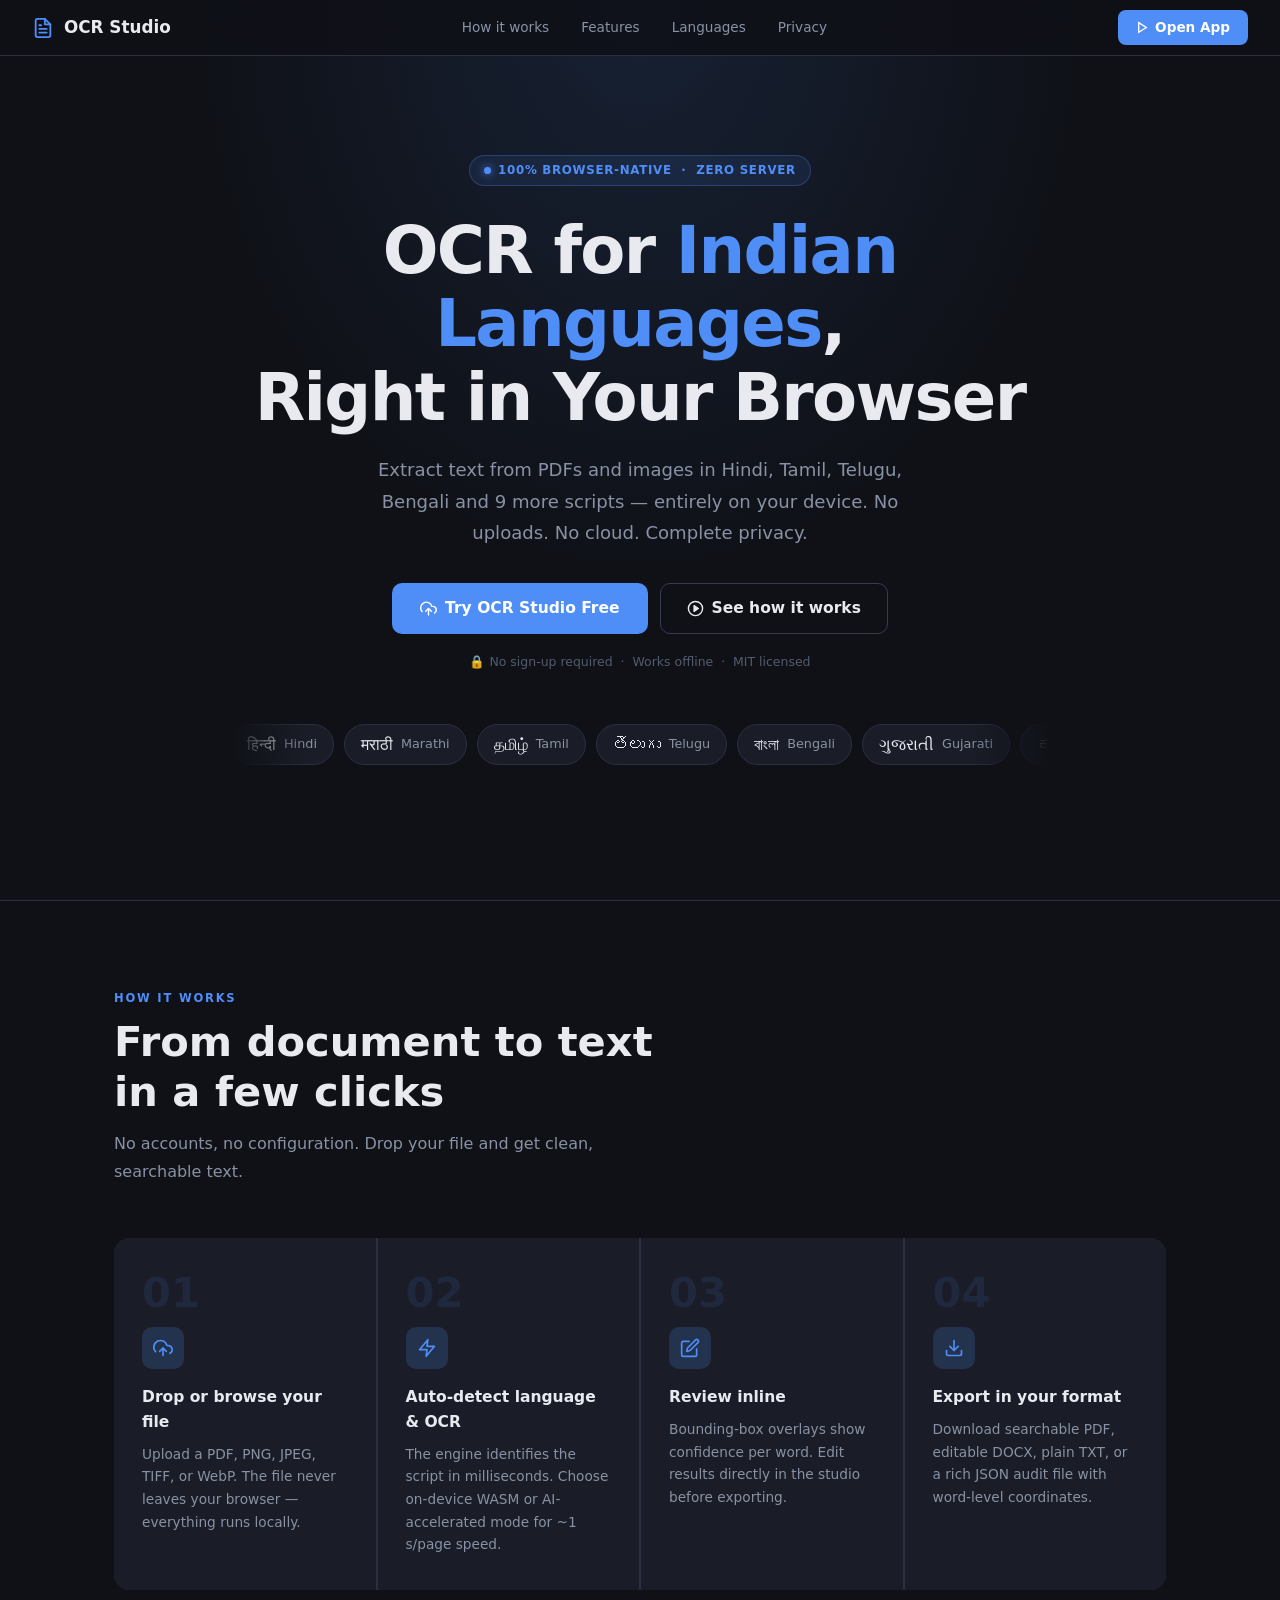
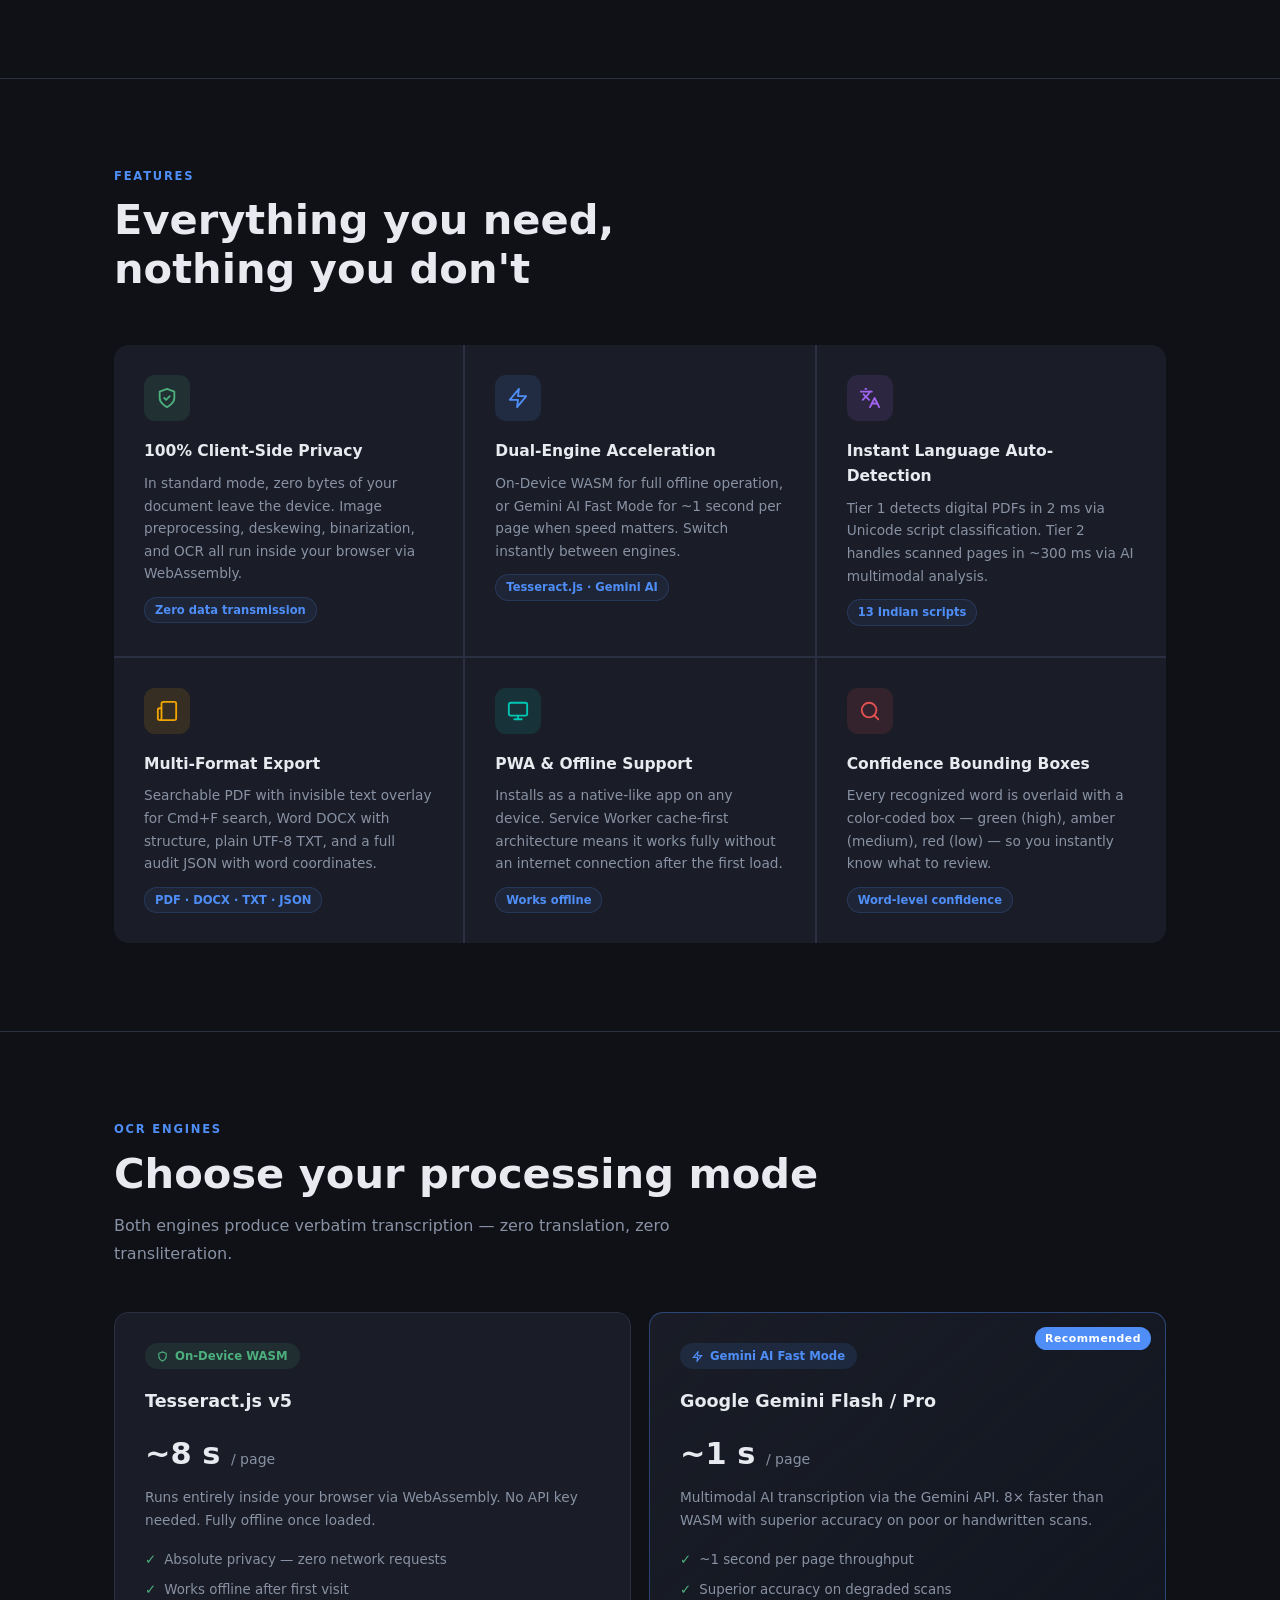
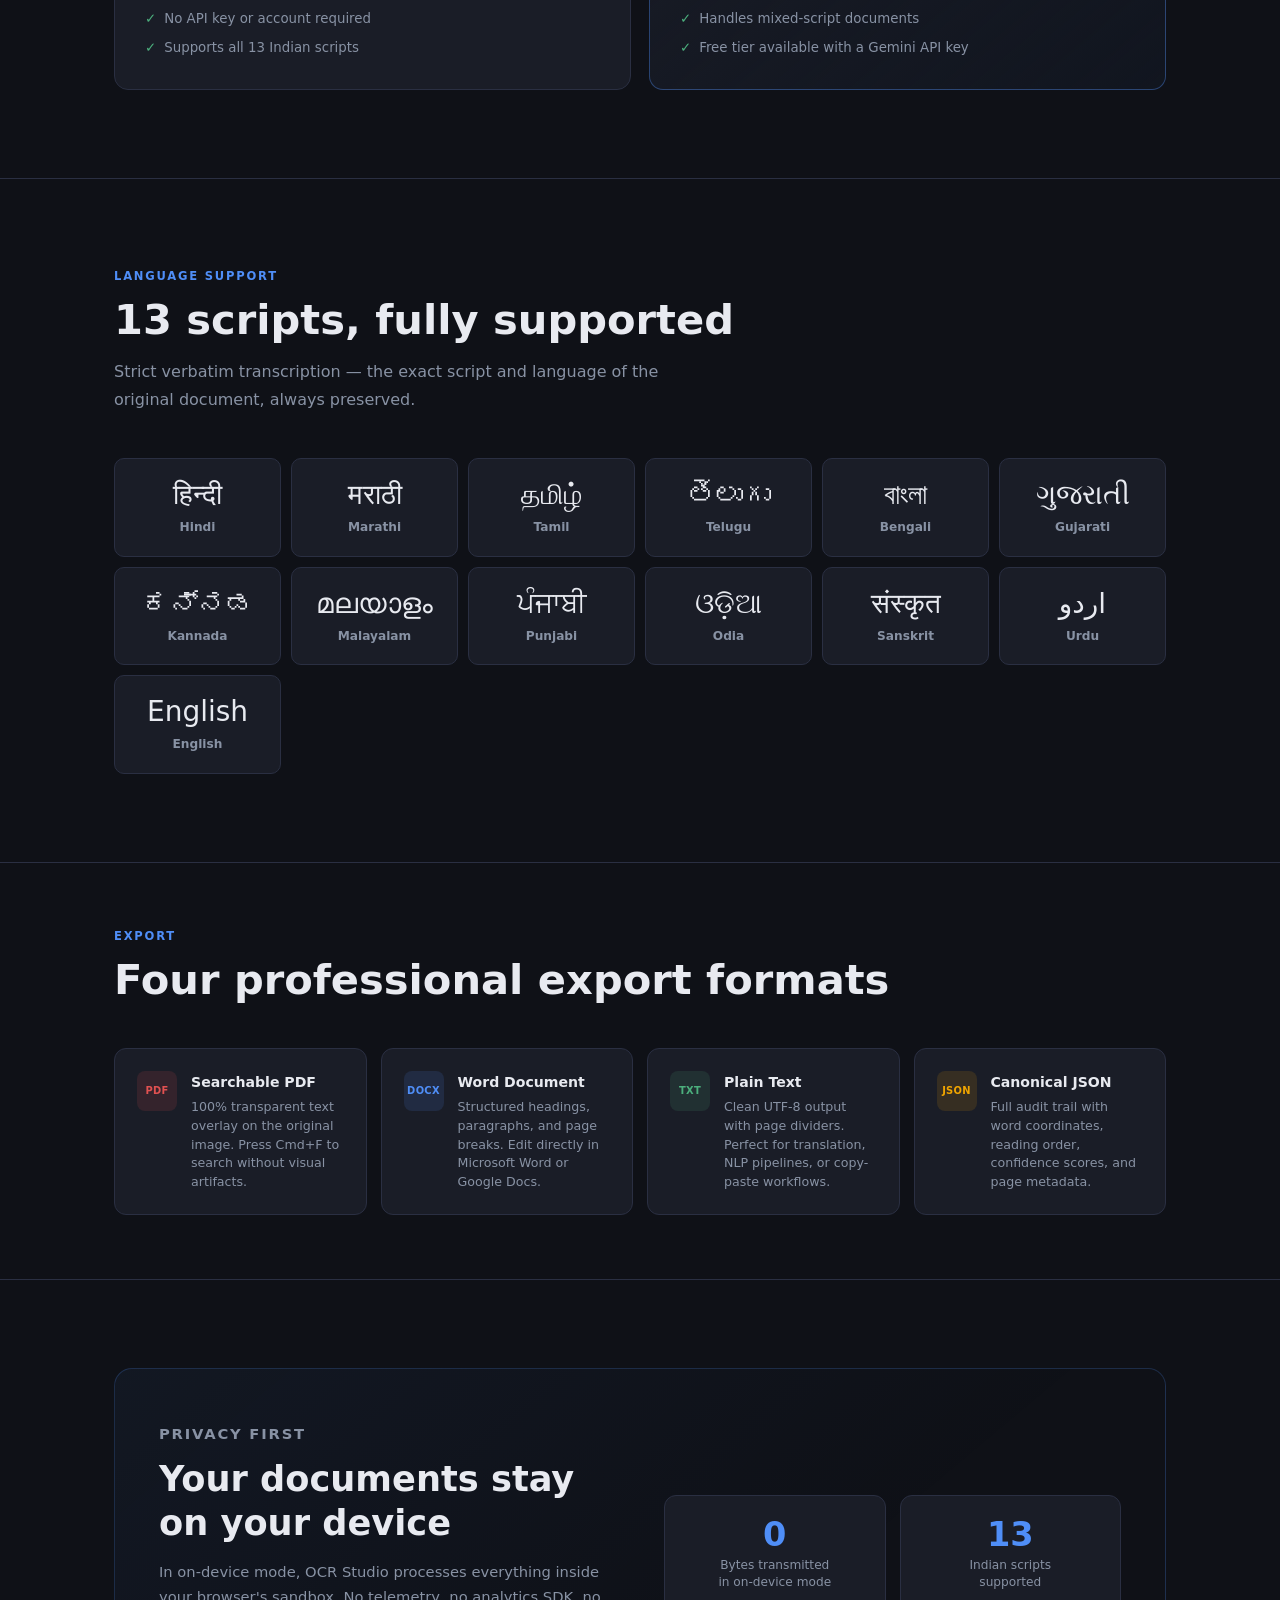
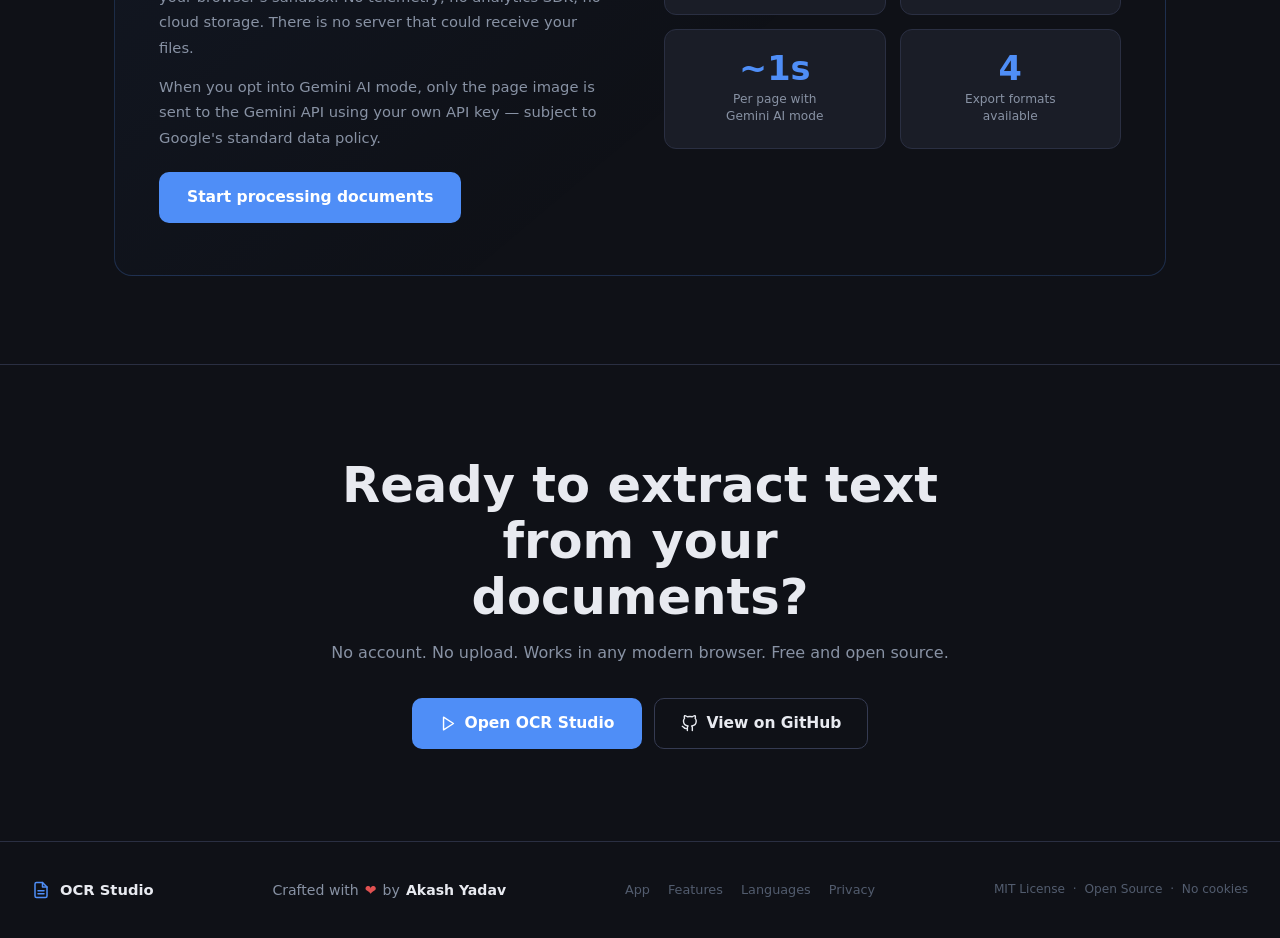
<file: landing.html>
<!DOCTYPE html>
<html lang="en-IN" dir="ltr">
<head>
  <meta charset="UTF-8">
  <meta name="viewport" content="width=device-width, initial-scale=1.0">
  <meta name="description" content="IndicOCR Studio — Zero-server, browser-native OCR for Indian regional languages. Process Hindi, Tamil, Telugu, Bengali & 9 more scripts entirely on-device, with full privacy.">
  <meta name="theme-color" content="#0f1117">
  <title>IndicOCR Studio — Browser-Native OCR for Indian Languages</title>
  <link rel="manifest" href="manifest.json">
  <link rel="icon" type="image/svg+xml" href="data:image/svg+xml,<svg xmlns='http://www.w3.org/2000/svg' viewBox='0 0 24 24' fill='%234f8ef7'><path d='M14 2H6a2 2 0 0 0-2 2v16a2 2 0 0 0 2 2h12a2 2 0 0 0 2-2V8z'/><polyline points='14 2 14 8 20 8'/></svg>">
  <style>
    :root {
      --bg-primary:   #0f1117;
      --bg-secondary: #1a1d27;
      --bg-tertiary:  #242836;
      --bg-hover:     #2d3245;
      --accent:       #4f8ef7;
      --accent-hover: #6ba3ff;
      --accent-glow:  rgba(79,142,247,0.18);
      --text-primary:   #e8eaf0;
      --text-secondary: #8892a4;
      --text-muted:     #525c6e;
      --border:       #2a2f42;
      --border-light: #353b52;
      --success: #4caf7d;
      --warning: #f0a500;
      --danger:  #e05151;
    }
    *, *::before, *::after { box-sizing: border-box; margin: 0; padding: 0; }
    html { font-size: 16px; scroll-behavior: smooth; }
    body {
      background: var(--bg-primary);
      color: var(--text-primary);
      font-family: 'Segoe UI', system-ui, -apple-system, sans-serif;
      line-height: 1.6;
      overflow-x: hidden;
    }
    a { color: var(--accent); text-decoration: none; }
    a:hover { color: var(--accent-hover); }
    ::-webkit-scrollbar { width: 6px; }
    ::-webkit-scrollbar-track { background: var(--bg-tertiary); }
    ::-webkit-scrollbar-thumb { background: var(--accent); border-radius: 3px; }
    * { scrollbar-width: thin; scrollbar-color: var(--accent) var(--bg-tertiary); }

    /* NAV */
    nav {
      position: fixed; top: 0; left: 0; right: 0; z-index: 100;
      display: flex; align-items: center; justify-content: space-between;
      padding: 0 32px; height: 56px;
      background: rgba(15,17,23,0.88);
      backdrop-filter: blur(16px); -webkit-backdrop-filter: blur(16px);
      border-bottom: 1px solid var(--border);
    }
    .nav-brand {
      display: flex; align-items: center; gap: 10px;
      font-weight: 700; font-size: 1.05rem; color: var(--text-primary);
    }
    .nav-brand svg { color: var(--accent); width: 22px; height: 22px; flex-shrink: 0; }
    .nav-links { display: flex; align-items: center; gap: 4px; }
    .nav-link {
      padding: 6px 14px; border-radius: 6px; font-size: 0.85rem;
      color: var(--text-secondary); transition: color 0.2s, background 0.2s;
    }
    .nav-link:hover { color: var(--text-primary); background: var(--bg-hover); }
    .btn-nav-cta {
      padding: 7px 18px; border-radius: 8px; background: var(--accent);
      color: #fff; font-size: 0.85rem; font-weight: 600;
      transition: background 0.2s, transform 0.15s;
      display: inline-flex; align-items: center; gap: 6px;
    }
    .btn-nav-cta:hover { background: var(--accent-hover); transform: translateY(-1px); color: #fff; }

    /* HERO */
    .hero {
      position: relative; min-height: 100vh;
      display: flex; flex-direction: column; align-items: center; justify-content: center;
      text-align: center; padding: 100px 24px 80px; overflow: hidden;
    }
    .hero-glow {
      position: absolute; top: 0; left: 50%; transform: translateX(-50%);
      width: 900px; height: 580px;
      background: radial-gradient(ellipse at top, rgba(79,142,247,0.13) 0%, transparent 70%);
      pointer-events: none;
    }
    .hero-badge {
      position: relative;
      display: inline-flex; align-items: center; gap: 7px;
      padding: 5px 14px; border-radius: 100px;
      background: rgba(79,142,247,0.10); border: 1px solid rgba(79,142,247,0.28);
      font-size: 0.74rem; font-weight: 700; color: var(--accent);
      letter-spacing: 0.7px; margin-bottom: 28px; text-transform: uppercase;
    }
    .hero-badge-dot {
      width: 7px; height: 7px; border-radius: 50%;
      background: var(--accent); box-shadow: 0 0 8px var(--accent);
      animation: blink 2s ease-in-out infinite;
    }
    @keyframes blink { 0%,100%{opacity:1} 50%{opacity:0.3} }

    .hero-title {
      position: relative;
      font-size: clamp(2.3rem, 5.5vw, 4.1rem); font-weight: 800;
      line-height: 1.12; letter-spacing: -0.025em;
      max-width: 780px; margin-bottom: 20px;
    }
    .hero-title .accent { color: var(--accent); }
    .hero-subtitle {
      position: relative;
      font-size: clamp(0.97rem, 2vw, 1.13rem); color: var(--text-secondary);
      max-width: 550px; margin: 0 auto 34px; line-height: 1.75;
    }
    .hero-actions {
      position: relative;
      display: flex; align-items: center; gap: 12px; flex-wrap: wrap; justify-content: center;
    }
    .btn-primary-lg {
      display: inline-flex; align-items: center; gap: 8px;
      padding: 13px 28px; border-radius: 10px; background: var(--accent);
      color: #fff; font-size: 0.97rem; font-weight: 700;
      transition: background 0.2s, transform 0.15s, box-shadow 0.2s;
    }
    .btn-primary-lg:hover { background: var(--accent-hover); transform: translateY(-2px); box-shadow: 0 8px 28px rgba(79,142,247,0.3); color:#fff; }
    .btn-secondary-lg {
      display: inline-flex; align-items: center; gap: 8px;
      padding: 12px 26px; border-radius: 10px; background: transparent;
      color: var(--text-primary); font-size: 0.97rem; font-weight: 600;
      border: 1px solid var(--border-light);
      transition: background 0.2s, border-color 0.2s, transform 0.15s;
    }
    .btn-secondary-lg:hover { background: var(--bg-hover); border-color: var(--accent); transform: translateY(-2px); color: var(--text-primary); }
    .hero-note { position: relative; margin-top: 18px; font-size: 0.78rem; color: var(--text-muted); }

    /* MARQUEE */
    .script-marquee-wrap {
      position: relative; width: 100%; max-width: 820px; margin: 52px auto 0; overflow: hidden;
    }
    .script-marquee-wrap::before, .script-marquee-wrap::after {
      content: ''; position: absolute; top: 0; bottom: 0; width: 80px; z-index: 2; pointer-events: none;
    }
    .script-marquee-wrap::before { left: 0;  background: linear-gradient(to right, var(--bg-primary), transparent); }
    .script-marquee-wrap::after  { right: 0; background: linear-gradient(to left,  var(--bg-primary), transparent); }
    .script-marquee {
      display: flex; gap: 10px; width: max-content;
      animation: marquee 24s linear infinite;
    }
    .script-marquee:hover { animation-play-state: paused; }
    @keyframes marquee { from{transform:translateX(0)} to{transform:translateX(-50%)} }
    .script-pill {
      display: inline-flex; align-items: center; gap: 8px; padding: 7px 16px;
      border-radius: 100px; background: var(--bg-secondary); border: 1px solid var(--border);
      font-size: 0.8rem; color: var(--text-secondary); white-space: nowrap;
    }
    .script-pill .native { font-size: 1rem; color: var(--text-primary); }

    /* SECTION */
    .section { padding: 88px 24px; max-width: 1100px; margin: 0 auto; }
    .section-label { font-size: 0.72rem; font-weight: 700; letter-spacing: 1.8px; text-transform: uppercase; color: var(--accent); margin-bottom: 10px; }
    .section-title { font-size: clamp(1.7rem, 3.5vw, 2.6rem); font-weight: 800; line-height: 1.18; margin-bottom: 14px; }
    .section-subtitle { font-size: 1rem; color: var(--text-secondary); max-width: 560px; line-height: 1.75; }
    .divider { height: 1px; background: var(--border); }

    /* STEPS */
    .steps {
      display: grid; grid-template-columns: repeat(auto-fit, minmax(220px, 1fr));
      gap: 2px; margin-top: 52px; background: var(--border); border-radius: 16px; overflow: hidden;
    }
    .step { background: var(--bg-secondary); padding: 34px 28px; transition: background 0.2s; }
    .step:hover { background: var(--bg-tertiary); }
    .step-number { font-size: 2.6rem; font-weight: 900; color: rgba(79,142,247,0.1); line-height: 1; margin-bottom: 14px; }
    .step-icon {
      width: 42px; height: 42px; border-radius: 10px; background: var(--accent-glow);
      display: flex; align-items: center; justify-content: center; margin-bottom: 16px; color: var(--accent);
    }
    .step-icon svg { width: 20px; height: 20px; }
    .step h3 { font-size: 0.97rem; font-weight: 700; margin-bottom: 8px; }
    .step p  { font-size: 0.855rem; color: var(--text-secondary); line-height: 1.65; }

    /* FEATURE GRID */
    .features-grid {
      display: grid; grid-template-columns: repeat(auto-fit, minmax(300px, 1fr));
      gap: 2px; margin-top: 52px; background: var(--border); border-radius: 16px; overflow: hidden;
    }
    .feature-card { background: var(--bg-secondary); padding: 30px; transition: background 0.2s; }
    .feature-card:hover { background: var(--bg-tertiary); }
    .feature-icon { width: 46px; height: 46px; border-radius: 11px; display: flex; align-items: center; justify-content: center; margin-bottom: 18px; }
    .feature-icon svg { width: 22px; height: 22px; }
    .icon-blue   { background: rgba(79,142,247,0.13); color: #4f8ef7; }
    .icon-green  { background: rgba(76,175,125,0.13); color: #4caf7d; }
    .icon-amber  { background: rgba(240,165,0,0.13);  color: #f0a500; }
    .icon-purple { background: rgba(160,100,240,0.13);color: #a064f0; }
    .icon-teal   { background: rgba(0,200,180,0.13);  color: #00c8b4; }
    .icon-red    { background: rgba(224,81,81,0.13);  color: #e05151; }
    .feature-card h3 { font-size: 0.97rem; font-weight: 700; margin-bottom: 8px; }
    .feature-card p  { font-size: 0.855rem; color: var(--text-secondary); line-height: 1.65; }
    .feature-tag {
      display: inline-block; margin-top: 12px; padding: 3px 10px; border-radius: 100px;
      font-size: 0.72rem; font-weight: 600;
      background: rgba(79,142,247,0.08); color: var(--accent); border: 1px solid rgba(79,142,247,0.18);
    }

    /* ENGINE COMPARISON */
    .engine-cards { display: grid; grid-template-columns: 1fr 1fr; gap: 18px; margin-top: 44px; }
    .engine-card {
      border-radius: 14px; border: 1px solid var(--border); padding: 30px;
      background: var(--bg-secondary); position: relative; overflow: hidden;
      transition: border-color 0.2s, transform 0.2s;
    }
    .engine-card:hover { border-color: var(--border-light); transform: translateY(-2px); }
    .engine-card.recommended {
      border-color: rgba(79,142,247,0.38);
      background: linear-gradient(140deg, var(--bg-secondary) 0%, rgba(79,142,247,0.04) 100%);
    }
    .rec-badge {
      position: absolute; top: 14px; right: 14px;
      font-size: 0.68rem; font-weight: 700; letter-spacing: 0.5px;
      padding: 3px 10px; border-radius: 100px; background: var(--accent); color: #fff;
    }
    .engine-badge {
      display: inline-flex; align-items: center; gap: 7px; padding: 4px 12px;
      border-radius: 100px; font-size: 0.73rem; font-weight: 700; margin-bottom: 18px;
    }
    .engine-badge.on-device { background: rgba(76,175,125,0.12); color: #4caf7d; }
    .engine-badge.ai        { background: rgba(79,142,247,0.12);  color: #4f8ef7; }
    .engine-card h3 { font-size: 1.1rem; font-weight: 700; margin-bottom: 6px; }
    .engine-speed { font-size: 1.9rem; font-weight: 800; color: var(--text-primary); margin: 14px 0 8px; }
    .engine-speed small { font-size: 0.88rem; font-weight: 500; color: var(--text-secondary); }
    .engine-card > p { font-size: 0.855rem; color: var(--text-secondary); line-height: 1.65; }
    .engine-pros { list-style: none; margin-top: 18px; display: flex; flex-direction: column; gap: 8px; }
    .engine-pros li { display: flex; align-items: flex-start; gap: 8px; font-size: 0.835rem; color: var(--text-secondary); }
    .engine-pros li::before { content: '✓'; color: var(--success); font-weight: 700; flex-shrink: 0; }

    /* LANG GRID */
    .lang-grid { display: grid; grid-template-columns: repeat(auto-fill, minmax(145px, 1fr)); gap: 10px; margin-top: 44px; }
    .lang-card {
      border-radius: 10px; border: 1px solid var(--border); background: var(--bg-secondary);
      padding: 18px 14px; text-align: center; transition: border-color 0.2s, background 0.2s, transform 0.2s;
    }
    .lang-card:hover { border-color: rgba(79,142,247,0.38); background: var(--bg-tertiary); transform: translateY(-3px); }
    .lang-native { font-size: 1.75rem; line-height: 1.25; margin-bottom: 6px; display: block; }
    .lang-name   { font-size: 0.76rem; font-weight: 600; color: var(--text-secondary); }

    /* EXPORT */
    .export-row { display: grid; grid-template-columns: repeat(auto-fit, minmax(200px, 1fr)); gap: 14px; margin-top: 44px; }
    .export-card {
      border-radius: 12px; border: 1px solid var(--border); background: var(--bg-secondary);
      padding: 22px; display: flex; align-items: flex-start; gap: 14px;
      transition: border-color 0.2s, transform 0.2s;
    }
    .export-card:hover { border-color: var(--border-light); transform: translateY(-2px); }
    .fmt-badge {
      flex-shrink: 0; width: 40px; height: 40px; border-radius: 8px;
      display: flex; align-items: center; justify-content: center;
      font-size: 0.62rem; font-weight: 800; letter-spacing: 0.3px;
    }
    .fmt-pdf  { background: rgba(224,81,81,0.13); color: #e05151; }
    .fmt-docx { background: rgba(79,142,247,0.13); color: #4f8ef7; }
    .fmt-txt  { background: rgba(76,175,125,0.13); color: #4caf7d; }
    .fmt-json { background: rgba(240,165,0,0.13);  color: #f0a500; }
    .export-info h4 { font-size: 0.88rem; font-weight: 700; margin-bottom: 4px; }
    .export-info p  { font-size: 0.79rem; color: var(--text-secondary); line-height: 1.5; }

    /* PRIVACY */
    .privacy-box {
      border-radius: 18px; border: 1px solid rgba(79,142,247,0.22);
      background: linear-gradient(140deg, rgba(79,142,247,0.055) 0%, transparent 60%);
      padding: 52px 44px; display: grid; grid-template-columns: 1fr 1fr;
      gap: 48px; align-items: center;
    }
    .privacy-box h2 { font-size: clamp(1.5rem, 3vw, 2.2rem); font-weight: 800; margin-bottom: 14px; line-height: 1.25; }
    .privacy-box p { color: var(--text-secondary); font-size: 0.92rem; line-height: 1.72; margin-bottom: 14px; }
    .privacy-stats { display: grid; grid-template-columns: 1fr 1fr; gap: 14px; }
    .privacy-stat { background: var(--bg-secondary); border-radius: 12px; border: 1px solid var(--border); padding: 22px 18px; text-align: center; }
    .stat-value { font-size: 2.1rem; font-weight: 900; color: var(--accent); line-height: 1; margin-bottom: 5px; }
    .stat-label { font-size: 0.76rem; color: var(--text-secondary); line-height: 1.45; }

    /* CTA */
    .cta-section { padding: 92px 24px; text-align: center; }
    .cta-inner { max-width: 620px; margin: 0 auto; }
    .cta-inner h2 { font-size: clamp(2rem, 4.5vw, 3.1rem); font-weight: 800; margin-bottom: 14px; line-height: 1.13; }
    .cta-inner > p { color: var(--text-secondary); font-size: 1rem; margin-bottom: 32px; line-height: 1.72; }

    /* FOOTER */
    footer { border-top: 1px solid var(--border); padding: 36px 32px; display: flex; align-items: center; justify-content: space-between; flex-wrap: wrap; gap: 16px; }
    .footer-brand { display: flex; align-items: center; gap: 10px; font-weight: 700; font-size: 0.92rem; color: var(--text-primary); }
    .footer-brand svg { color: var(--accent); width: 18px; height: 18px; flex-shrink: 0; }
    .footer-creator { font-size: 0.88rem; color: var(--text-secondary); display: flex; align-items: center; gap: 6px; }
    .footer-creator .author-name { color: var(--text-primary); font-weight: 600; }
    .footer-links { display: flex; gap: 18px; flex-wrap: wrap; }
    .footer-links a { font-size: 0.8rem; color: var(--text-muted); transition: color 0.2s; }
    .footer-links a:hover { color: var(--text-primary); }
    .footer-copy { font-size: 0.76rem; color: var(--text-muted); }

    /* ANIMATIONS */
    .fade-up { opacity: 0; transform: translateY(22px); transition: opacity 0.55s ease, transform 0.55s ease; }
    .fade-up.visible { opacity: 1; transform: translateY(0); }

    /* RESPONSIVE */
    @media (max-width: 768px) {
      html, body {
        overflow-x: hidden;
        max-width: 100vw;
      }
      nav { padding: 0 16px; height: 50px; }
      .nav-links { display: none; }
      .hero { padding: 40px 16px 32px; min-height: auto; }
      .hero-title { font-size: clamp(1.8rem, 7vw, 2.4rem); }
      .hero-sub { font-size: 0.92rem; margin-bottom: 24px; }
      .hero-actions { flex-direction: column; width: 100%; gap: 10px; }
      .btn-primary-lg, .btn-secondary-lg { width: 100%; justify-content: center; }
      .section-pad { padding: 44px 16px; }
      .section-title { font-size: 1.55rem; }
      .steps-grid { grid-template-columns: 1fr; }
      .features-grid { grid-template-columns: 1fr; }
      .engine-cards { grid-template-columns: 1fr; }
      .langs-grid { grid-template-columns: repeat(auto-fill, minmax(90px, 1fr)); gap: 6px; }
      .privacy-box { grid-template-columns: 1fr; padding: 24px 16px; gap: 20px; }
      .stats-grid { grid-template-columns: 1fr 1fr; gap: 8px; }
      .cta-section { padding: 44px 16px; }
      .cta-inner h2 { font-size: 1.55rem; }
      footer { flex-direction: column; align-items: center; text-align: center; gap: 12px; padding: 28px 16px; }
      .footer-brand, .footer-creator, .footer-links, .footer-copy { justify-content: center; text-align: center; }
    }
  </style>
</head>
<body>

<!-- NAV -->
<nav>
  <a href="landing.html" class="nav-brand">
    <svg viewBox="0 0 24 24" fill="none" stroke="currentColor" stroke-width="2" stroke-linecap="round" stroke-linejoin="round"><path d="M14 2H6a2 2 0 0 0-2 2v16a2 2 0 0 0 2 2h12a2 2 0 0 0 2-2V8z"/><polyline points="14 2 14 8 20 8"/><line x1="16" y1="13" x2="8" y2="13"/><line x1="16" y1="17" x2="8" y2="17"/><polyline points="10 9 9 9 8 9"/></svg>
    OCR Studio
  </a>
  <div class="nav-links">
    <a href="#how-it-works" class="nav-link">How it works</a>
    <a href="#features" class="nav-link">Features</a>
    <a href="#languages" class="nav-link">Languages</a>
    <a href="#privacy" class="nav-link">Privacy</a>
  </div>
  <a href="index.html" class="btn-nav-cta">
    <svg width="13" height="13" viewBox="0 0 24 24" fill="none" stroke="currentColor" stroke-width="2.5"><polygon points="5 3 19 12 5 21 5 3"/></svg>
    Open App
  </a>
</nav>

<!-- HERO -->
<section class="hero">
  <div class="hero-glow"></div>
  <div class="hero-badge"><div class="hero-badge-dot"></div>100% Browser-Native &nbsp;·&nbsp; Zero Server</div>
  <h1 class="hero-title">OCR for <span class="accent">Indian Languages</span>,<br>Right in Your Browser</h1>
  <p class="hero-subtitle">Extract text from PDFs and images in Hindi, Tamil, Telugu, Bengali and 9 more scripts — entirely on your device. No uploads. No cloud. Complete privacy.</p>
  <div class="hero-actions">
    <a href="index.html" class="btn-primary-lg">
      <svg width="17" height="17" viewBox="0 0 24 24" fill="none" stroke="currentColor" stroke-width="2" stroke-linecap="round" stroke-linejoin="round"><path d="M20.39 18.39A5 5 0 0 0 18 9h-1.26A8 8 0 1 0 3 16.3"/><polyline points="16 16 12 12 8 16"/><line x1="12" y1="12" x2="12" y2="21"/></svg>
      Try OCR Studio Free
    </a>
    <a href="#how-it-works" class="btn-secondary-lg">
      <svg width="17" height="17" viewBox="0 0 24 24" fill="none" stroke="currentColor" stroke-width="2" stroke-linecap="round" stroke-linejoin="round"><circle cx="12" cy="12" r="10"/><polygon points="10 8 16 12 10 16 10 8" fill="currentColor"/></svg>
      See how it works
    </a>
  </div>
  <p class="hero-note">&#x1F512; No sign-up required &nbsp;·&nbsp; Works offline &nbsp;·&nbsp; MIT licensed</p>
  <div class="script-marquee-wrap">
    <div class="script-marquee">
      <div class="script-pill"><span class="native">हिन्दी</span> Hindi</div>
      <div class="script-pill"><span class="native">मराठी</span> Marathi</div>
      <div class="script-pill"><span class="native">தமிழ்</span> Tamil</div>
      <div class="script-pill"><span class="native">తెలుగు</span> Telugu</div>
      <div class="script-pill"><span class="native">বাংলা</span> Bengali</div>
      <div class="script-pill"><span class="native">ગુજરાતી</span> Gujarati</div>
      <div class="script-pill"><span class="native">ಕನ್ನಡ</span> Kannada</div>
      <div class="script-pill"><span class="native">മലയാളം</span> Malayalam</div>
      <div class="script-pill"><span class="native">ਪੰਜਾਬੀ</span> Punjabi</div>
      <div class="script-pill"><span class="native">ଓଡ଼ିଆ</span> Odia</div>
      <div class="script-pill"><span class="native">संस्कृत</span> Sanskrit</div>
      <div class="script-pill"><span class="native">اردو</span> Urdu</div>
      <div class="script-pill"><span class="native">English</span> Latin</div>
      <div class="script-pill"><span class="native">हिन्दी</span> Hindi</div>
      <div class="script-pill"><span class="native">मराठी</span> Marathi</div>
      <div class="script-pill"><span class="native">தமிழ்</span> Tamil</div>
      <div class="script-pill"><span class="native">తెలుగు</span> Telugu</div>
      <div class="script-pill"><span class="native">বাংলা</span> Bengali</div>
      <div class="script-pill"><span class="native">ગુજરાતી</span> Gujarati</div>
      <div class="script-pill"><span class="native">ಕನ್ನಡ</span> Kannada</div>
      <div class="script-pill"><span class="native">മലയാളം</span> Malayalam</div>
      <div class="script-pill"><span class="native">ਪੰਜਾਬੀ</span> Punjabi</div>
      <div class="script-pill"><span class="native">ଓଡ଼ିଆ</span> Odia</div>
      <div class="script-pill"><span class="native">संस्कृत</span> Sanskrit</div>
      <div class="script-pill"><span class="native">اردو</span> Urdu</div>
      <div class="script-pill"><span class="native">English</span> Latin</div>
    </div>
  </div>
</section>

<div class="divider"></div>

<!-- HOW IT WORKS -->
<section id="how-it-works" class="section">
  <p class="section-label fade-up">How it works</p>
  <h2 class="section-title fade-up">From document to text<br>in a few clicks</h2>
  <p class="section-subtitle fade-up">No accounts, no configuration. Drop your file and get clean, searchable text.</p>
  <div class="steps">
    <div class="step fade-up">
      <div class="step-number">01</div>
      <div class="step-icon"><svg viewBox="0 0 24 24" fill="none" stroke="currentColor" stroke-width="2" stroke-linecap="round" stroke-linejoin="round"><path d="M20.39 18.39A5 5 0 0 0 18 9h-1.26A8 8 0 1 0 3 16.3"/><polyline points="16 16 12 12 8 16"/><line x1="12" y1="12" x2="12" y2="21"/></svg></div>
      <h3>Drop or browse your file</h3>
      <p>Upload a PDF, PNG, JPEG, TIFF, or WebP. The file never leaves your browser — everything runs locally.</p>
    </div>
    <div class="step fade-up">
      <div class="step-number">02</div>
      <div class="step-icon"><svg viewBox="0 0 24 24" fill="none" stroke="currentColor" stroke-width="2" stroke-linecap="round" stroke-linejoin="round"><polygon points="13 2 3 14 12 14 11 22 21 10 12 10 13 2"/></svg></div>
      <h3>Auto-detect language &amp; OCR</h3>
      <p>The engine identifies the script in milliseconds. Choose on-device WASM or AI-accelerated mode for ~1 s/page speed.</p>
    </div>
    <div class="step fade-up">
      <div class="step-number">03</div>
      <div class="step-icon"><svg viewBox="0 0 24 24" fill="none" stroke="currentColor" stroke-width="2" stroke-linecap="round" stroke-linejoin="round"><path d="M11 4H4a2 2 0 0 0-2 2v14a2 2 0 0 0 2 2h14a2 2 0 0 0 2-2v-7"/><path d="M18.5 2.5a2.121 2.121 0 0 1 3 3L12 15l-4 1 1-4 9.5-9.5z"/></svg></div>
      <h3>Review inline</h3>
      <p>Bounding-box overlays show confidence per word. Edit results directly in the studio before exporting.</p>
    </div>
    <div class="step fade-up">
      <div class="step-number">04</div>
      <div class="step-icon"><svg viewBox="0 0 24 24" fill="none" stroke="currentColor" stroke-width="2" stroke-linecap="round" stroke-linejoin="round"><path d="M21 15v4a2 2 0 0 1-2 2H5a2 2 0 0 1-2-2v-4"/><polyline points="7 10 12 15 17 10"/><line x1="12" y1="15" x2="12" y2="3"/></svg></div>
      <h3>Export in your format</h3>
      <p>Download searchable PDF, editable DOCX, plain TXT, or a rich JSON audit file with word-level coordinates.</p>
    </div>
  </div>
</section>

<div class="divider"></div>

<!-- FEATURES -->
<section id="features" class="section">
  <p class="section-label fade-up">Features</p>
  <h2 class="section-title fade-up">Everything you need,<br>nothing you don't</h2>
  <div class="features-grid">
    <div class="feature-card fade-up">
      <div class="feature-icon icon-green"><svg viewBox="0 0 24 24" fill="none" stroke="currentColor" stroke-width="2" stroke-linecap="round" stroke-linejoin="round"><path d="M12 22s8-4 8-10V5l-8-3-8 3v7c0 6 8 10 8 10z"/><polyline points="9 12 11 14 15 10"/></svg></div>
      <h3>100% Client-Side Privacy</h3>
      <p>In standard mode, zero bytes of your document leave the device. Image preprocessing, deskewing, binarization, and OCR all run inside your browser via WebAssembly.</p>
      <span class="feature-tag">Zero data transmission</span>
    </div>
    <div class="feature-card fade-up">
      <div class="feature-icon icon-blue"><svg viewBox="0 0 24 24" fill="none" stroke="currentColor" stroke-width="2" stroke-linecap="round" stroke-linejoin="round"><polygon points="13 2 3 14 12 14 11 22 21 10 12 10 13 2"/></svg></div>
      <h3>Dual-Engine Acceleration</h3>
      <p>On-Device WASM for full offline operation, or Gemini AI Fast Mode for ~1 second per page when speed matters. Switch instantly between engines.</p>
      <span class="feature-tag">Tesseract.js · Gemini AI</span>
    </div>
    <div class="feature-card fade-up">
      <div class="feature-icon icon-purple"><svg viewBox="0 0 24 24" fill="none" stroke="currentColor" stroke-width="2" stroke-linecap="round" stroke-linejoin="round"><path d="m5 8 6 6"/><path d="m4 14 6-6 2-3"/><path d="M2 5h12"/><path d="M7 2h1"/><path d="m22 22-5-10-5 10"/><path d="M14 18h6"/></svg></div>
      <h3>Instant Language Auto-Detection</h3>
      <p>Tier 1 detects digital PDFs in 2 ms via Unicode script classification. Tier 2 handles scanned pages in ~300 ms via AI multimodal analysis.</p>
      <span class="feature-tag">13 Indian scripts</span>
    </div>
    <div class="feature-card fade-up">
      <div class="feature-icon icon-amber"><svg viewBox="0 0 24 24" fill="none" stroke="currentColor" stroke-width="2" stroke-linecap="round" stroke-linejoin="round"><path d="M4 22h16a2 2 0 0 0 2-2V4a2 2 0 0 0-2-2H8a2 2 0 0 0-2 2v16a2 2 0 0 1-2 2Zm0 0a2 2 0 0 1-2-2v-9c0-1.1.9-2 2-2h2"/></svg></div>
      <h3>Multi-Format Export</h3>
      <p>Searchable PDF with invisible text overlay for Cmd+F search, Word DOCX with structure, plain UTF-8 TXT, and a full audit JSON with word coordinates.</p>
      <span class="feature-tag">PDF · DOCX · TXT · JSON</span>
    </div>
    <div class="feature-card fade-up">
      <div class="feature-icon icon-teal"><svg viewBox="0 0 24 24" fill="none" stroke="currentColor" stroke-width="2" stroke-linecap="round" stroke-linejoin="round"><rect x="2" y="3" width="20" height="14" rx="2" ry="2"/><line x1="8" y1="21" x2="16" y2="21"/><line x1="12" y1="17" x2="12" y2="21"/></svg></div>
      <h3>PWA &amp; Offline Support</h3>
      <p>Installs as a native-like app on any device. Service Worker cache-first architecture means it works fully without an internet connection after the first load.</p>
      <span class="feature-tag">Works offline</span>
    </div>
    <div class="feature-card fade-up">
      <div class="feature-icon icon-red"><svg viewBox="0 0 24 24" fill="none" stroke="currentColor" stroke-width="2" stroke-linecap="round" stroke-linejoin="round"><circle cx="11" cy="11" r="8"/><line x1="21" y1="21" x2="16.65" y2="16.65"/></svg></div>
      <h3>Confidence Bounding Boxes</h3>
      <p>Every recognized word is overlaid with a color-coded box — green (high), amber (medium), red (low) — so you instantly know what to review.</p>
      <span class="feature-tag">Word-level confidence</span>
    </div>
  </div>
</section>

<div class="divider"></div>

<!-- ENGINE COMPARISON -->
<section class="section">
  <p class="section-label fade-up">OCR Engines</p>
  <h2 class="section-title fade-up">Choose your processing mode</h2>
  <p class="section-subtitle fade-up">Both engines produce verbatim transcription — zero translation, zero transliteration.</p>
  <div class="engine-cards">
    <div class="engine-card fade-up">
      <div class="engine-badge on-device"><svg width="11" height="11" viewBox="0 0 24 24" fill="none" stroke="currentColor" stroke-width="2.5"><path d="M12 22s8-4 8-10V5l-8-3-8 3v7c0 6 8 10 8 10z"/></svg> On-Device WASM</div>
      <h3>Tesseract.js v5</h3>
      <div class="engine-speed">~8 s <small>/ page</small></div>
      <p>Runs entirely inside your browser via WebAssembly. No API key needed. Fully offline once loaded.</p>
      <ul class="engine-pros">
        <li>Absolute privacy — zero network requests</li>
        <li>Works offline after first visit</li>
        <li>No API key or account required</li>
        <li>Supports all 13 Indian scripts</li>
      </ul>
    </div>
    <div class="engine-card recommended fade-up">
      <span class="rec-badge">Recommended</span>
      <div class="engine-badge ai"><svg width="11" height="11" viewBox="0 0 24 24" fill="none" stroke="currentColor" stroke-width="2.5"><polygon points="13 2 3 14 12 14 11 22 21 10 12 10 13 2"/></svg> Gemini AI Fast Mode</div>
      <h3>Google Gemini Flash / Pro</h3>
      <div class="engine-speed">~1 s <small>/ page</small></div>
      <p>Multimodal AI transcription via the Gemini API. 8× faster than WASM with superior accuracy on poor or handwritten scans.</p>
      <ul class="engine-pros">
        <li>~1 second per page throughput</li>
        <li>Superior accuracy on degraded scans</li>
        <li>Handles mixed-script documents</li>
        <li>Free tier available with a Gemini API key</li>
      </ul>
    </div>
  </div>
</section>

<div class="divider"></div>

<!-- LANGUAGES -->
<section id="languages" class="section">
  <p class="section-label fade-up">Language Support</p>
  <h2 class="section-title fade-up">13 scripts, fully supported</h2>
  <p class="section-subtitle fade-up">Strict verbatim transcription — the exact script and language of the original document, always preserved.</p>
  <div class="lang-grid">
    <div class="lang-card fade-up"><span class="lang-native">हिन्दी</span><div class="lang-name">Hindi</div></div>
    <div class="lang-card fade-up"><span class="lang-native">मराठी</span><div class="lang-name">Marathi</div></div>
    <div class="lang-card fade-up"><span class="lang-native">தமிழ்</span><div class="lang-name">Tamil</div></div>
    <div class="lang-card fade-up"><span class="lang-native">తెలుగు</span><div class="lang-name">Telugu</div></div>
    <div class="lang-card fade-up"><span class="lang-native">বাংলা</span><div class="lang-name">Bengali</div></div>
    <div class="lang-card fade-up"><span class="lang-native">ગુજરાતી</span><div class="lang-name">Gujarati</div></div>
    <div class="lang-card fade-up"><span class="lang-native">ಕನ್ನಡ</span><div class="lang-name">Kannada</div></div>
    <div class="lang-card fade-up"><span class="lang-native">മലയാളം</span><div class="lang-name">Malayalam</div></div>
    <div class="lang-card fade-up"><span class="lang-native">ਪੰਜਾਬੀ</span><div class="lang-name">Punjabi</div></div>
    <div class="lang-card fade-up"><span class="lang-native">ଓଡ଼ିଆ</span><div class="lang-name">Odia</div></div>
    <div class="lang-card fade-up"><span class="lang-native">संस्कृत</span><div class="lang-name">Sanskrit</div></div>
    <div class="lang-card fade-up"><span class="lang-native">اردو</span><div class="lang-name">Urdu</div></div>
    <div class="lang-card fade-up"><span class="lang-native">English</span><div class="lang-name">English</div></div>
  </div>
</section>

<div class="divider"></div>

<!-- EXPORT FORMATS -->
<section class="section" style="padding-top:64px;padding-bottom:64px;">
  <p class="section-label fade-up">Export</p>
  <h2 class="section-title fade-up">Four professional export formats</h2>
  <div class="export-row">
    <div class="export-card fade-up"><div class="fmt-badge fmt-pdf">PDF</div><div class="export-info"><h4>Searchable PDF</h4><p>100% transparent text overlay on the original image. Press Cmd+F to search without visual artifacts.</p></div></div>
    <div class="export-card fade-up"><div class="fmt-badge fmt-docx">DOCX</div><div class="export-info"><h4>Word Document</h4><p>Structured headings, paragraphs, and page breaks. Edit directly in Microsoft Word or Google Docs.</p></div></div>
    <div class="export-card fade-up"><div class="fmt-badge fmt-txt">TXT</div><div class="export-info"><h4>Plain Text</h4><p>Clean UTF-8 output with page dividers. Perfect for translation, NLP pipelines, or copy-paste workflows.</p></div></div>
    <div class="export-card fade-up"><div class="fmt-badge fmt-json">JSON</div><div class="export-info"><h4>Canonical JSON</h4><p>Full audit trail with word coordinates, reading order, confidence scores, and page metadata.</p></div></div>
  </div>
</section>

<div class="divider"></div>

<!-- PRIVACY -->
<section id="privacy" class="section">
  <div class="privacy-box fade-up">
    <div>
      <p class="section-label" style="margin-bottom:10px;">Privacy First</p>
      <h2>Your documents stay<br>on your device</h2>
      <p>In on-device mode, OCR Studio processes everything inside your browser's sandbox. No telemetry, no analytics SDK, no cloud storage. There is no server that could receive your files.</p>
      <p>When you opt into Gemini AI mode, only the page image is sent to the Gemini API using your own API key — subject to Google's standard data policy.</p>
      <a href="index.html" class="btn-primary-lg" style="display:inline-flex;margin-top:8px;">Start processing documents</a>
    </div>
    <div class="privacy-stats">
      <div class="privacy-stat"><div class="stat-value">0</div><div class="stat-label">Bytes transmitted<br>in on-device mode</div></div>
      <div class="privacy-stat"><div class="stat-value">13</div><div class="stat-label">Indian scripts<br>supported</div></div>
      <div class="privacy-stat"><div class="stat-value">~1s</div><div class="stat-label">Per page with<br>Gemini AI mode</div></div>
      <div class="privacy-stat"><div class="stat-value">4</div><div class="stat-label">Export formats<br>available</div></div>
    </div>
  </div>
</section>

<div class="divider"></div>

<!-- CTA -->
<section class="cta-section">
  <div class="cta-inner">
    <h2 class="fade-up">Ready to extract text<br>from your documents?</h2>
    <p class="fade-up">No account. No upload. Works in any modern browser. Free and open source.</p>
    <div class="hero-actions fade-up">
      <a href="index.html" class="btn-primary-lg"><svg width="17" height="17" viewBox="0 0 24 24" fill="none" stroke="currentColor" stroke-width="2" stroke-linecap="round" stroke-linejoin="round"><polygon points="5 3 19 12 5 21 5 3"/></svg>Open OCR Studio</a>
      <a href="https://github.com" target="_blank" rel="noopener" class="btn-secondary-lg"><svg width="17" height="17" viewBox="0 0 24 24" fill="none" stroke="currentColor" stroke-width="2" stroke-linecap="round" stroke-linejoin="round"><path d="M9 19c-5 1.5-5-2.5-7-3m14 6v-3.87a3.37 3.37 0 0 0-.94-2.61c3.14-.35 6.44-1.54 6.44-7A5.44 5.44 0 0 0 20 4.77 5.07 5.07 0 0 0 19.91 1S18.73.65 16 2.48a13.38 13.38 0 0 0-7 0C6.27.65 5.09 1 5.09 1A5.07 5.07 0 0 0 5 4.77a5.44 5.44 0 0 0-1.5 3.78c0 5.42 3.3 6.61 6.44 7A3.37 3.37 0 0 0 9 18.13V22"/></svg>View on GitHub</a>
    </div>
  </div>
</section>

<!-- FOOTER -->
<footer>
  <div class="footer-brand">
    <svg viewBox="0 0 24 24" fill="none" stroke="currentColor" stroke-width="2" stroke-linecap="round" stroke-linejoin="round"><path d="M14 2H6a2 2 0 0 0-2 2v16a2 2 0 0 0 2 2h12a2 2 0 0 0 2-2V8z"/><polyline points="14 2 14 8 20 8"/><line x1="16" y1="13" x2="8" y2="13"/><line x1="16" y1="17" x2="8" y2="17"/></svg>
    OCR Studio
  </div>
  <div class="footer-creator">
    Crafted with <span class="heart" style="color: #e05151;">❤️</span> by <span class="author-name">Akash Yadav</span>
  </div>
  <div class="footer-links">
    <a href="index.html">App</a>
    <a href="#features">Features</a>
    <a href="#languages">Languages</a>
    <a href="#privacy">Privacy</a>
  </div>
  <div class="footer-copy">MIT License &nbsp;·&nbsp; Open Source &nbsp;·&nbsp; No cookies</div>
</footer>

<script>
  const io = new IntersectionObserver((entries) => {
    entries.forEach(e => {
      if (e.isIntersecting) { e.target.classList.add('visible'); io.unobserve(e.target); }
    });
  }, { threshold: 0.08, rootMargin: '0px 0px -36px 0px' });
  document.querySelectorAll('.fade-up').forEach(el => io.observe(el));
</script>
</body>
</html>
</file>
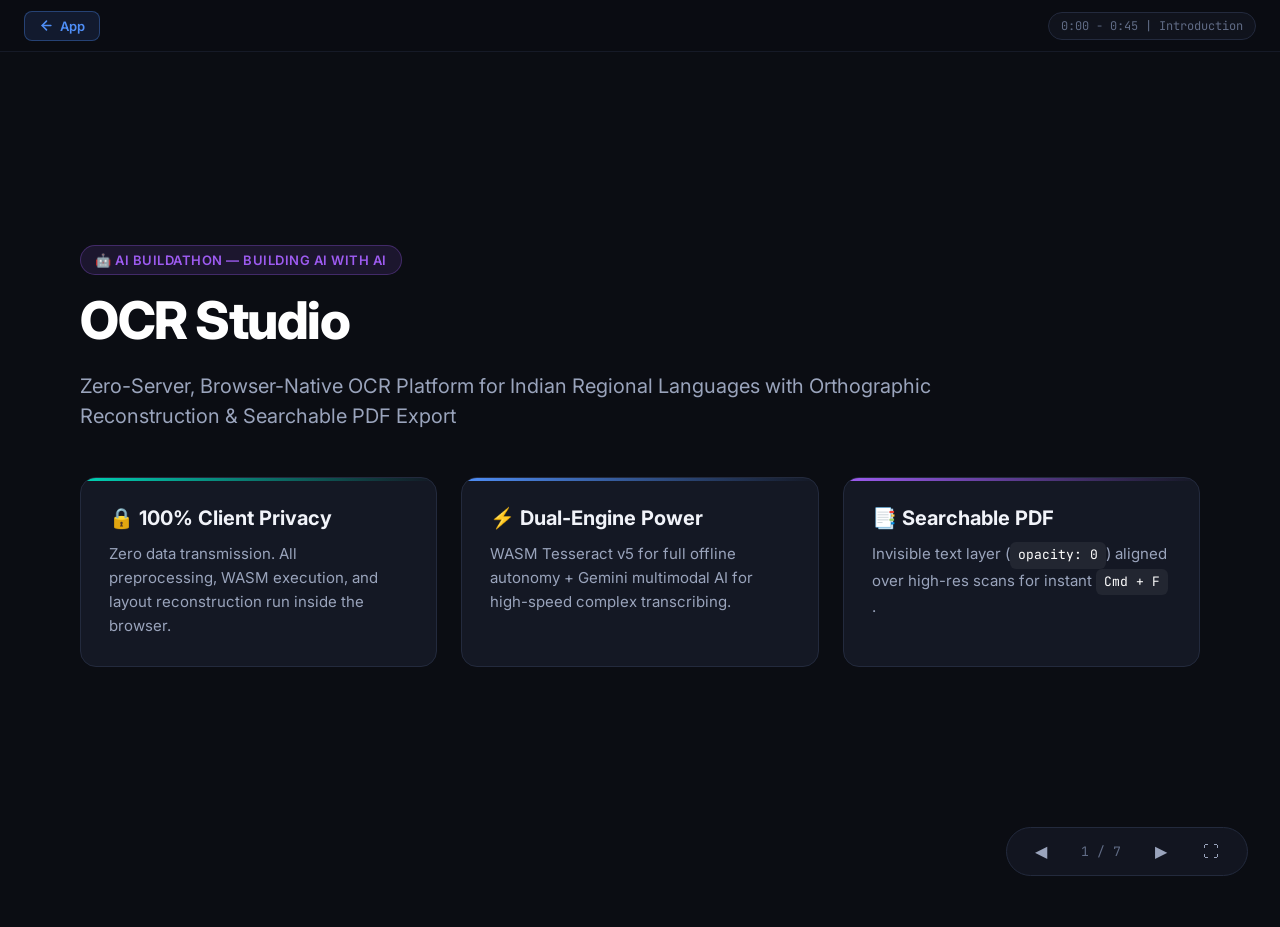
<file: presentation.html>
<!DOCTYPE html>
<html lang="en">
<head>
  <meta charset="UTF-8">
  <meta name="viewport" content="width=device-width, initial-scale=1.0">
  <title>OCR Studio — Pitch Presentation Deck</title>
  <link rel="preconnect" href="https://fonts.googleapis.com">
  <link rel="preconnect" href="https://fonts.gstatic.com" crossorigin>
  <link href="https://fonts.googleapis.com/css2?family=Inter:wght@300;400;500;600;700;800&family=JetBrains+Mono:wght@400;500;700&display=swap" rel="stylesheet">
  <style>
    :root {
      --bg: #0b0d13;
      --card-bg: #141824;
      --card-border: #232a3d;
      --accent: #4f8ef7;
      --accent-glow: rgba(79, 142, 247, 0.25);
      --accent-teal: #00d2b4;
      --accent-purple: #9d5bf0;
      --text-primary: #f1f3f9;
      --text-secondary: #9aa4bc;
      --text-muted: #606b85;
      --danger: #ff5c77;
      --success: #2ed573;
      --warning: #ffa502;
    }

    * { box-sizing: border-box; margin: 0; padding: 0; }
    body {
      font-family: 'Inter', -apple-system, sans-serif;
      background: var(--bg);
      color: var(--text-primary);
      overflow: hidden;
      height: 100vh;
      width: 100vw;
      user-select: none;
    }

    /* Presentation Shell */
    .deck-top-bar {
      position: fixed;
      top: 0;
      left: 0;
      right: 0;
      height: 52px;
      display: flex;
      align-items: center;
      justify-content: space-between;
      padding: 0 24px;
      z-index: 150;
      background: rgba(11, 13, 19, 0.75);
      backdrop-filter: blur(12px);
      -webkit-backdrop-filter: blur(12px);
      border-bottom: 1px solid rgba(35, 42, 61, 0.5);
    }

    .deck-back-btn {
      display: inline-flex;
      align-items: center;
      gap: 6px;
      background: rgba(79, 142, 247, 0.12);
      border: 1px solid rgba(79, 142, 247, 0.35);
      color: var(--accent);
      padding: 6px 14px;
      border-radius: 8px;
      font-size: 13px;
      font-weight: 600;
      text-decoration: none;
      transition: all 0.15s ease;
      touch-action: manipulation;
    }
    .deck-back-btn:hover {
      background: rgba(79, 142, 247, 0.22);
      color: #fff;
    }
    .deck-back-btn:active {
      transform: scale(0.96);
    }

    .deck-container {
      position: relative;
      width: 100%;
      height: 100%;
      display: flex;
      align-items: center;
      justify-content: center;
      padding-top: 52px;
    }

    .slide {
      position: absolute;
      width: 100%;
      height: 100%;
      padding: 40px 80px 80px;
      display: flex;
      flex-direction: column;
      justify-content: center;
      opacity: 0;
      pointer-events: none;
      transform: scale(0.96) translateY(20px);
      transition: all 0.4s cubic-bezier(0.16, 1, 0.3, 1);
      overflow-y: auto;
    }

    .slide.active {
      opacity: 1;
      pointer-events: auto;
      transform: scale(1) translateY(0);
    }

    /* Navigation & Controls */
    .controls {
      position: fixed;
      bottom: 24px;
      right: 32px;
      display: flex;
      align-items: center;
      gap: 12px;
      z-index: 100;
      background: rgba(20, 24, 36, 0.85);
      backdrop-filter: blur(12px);
      border: 1px solid var(--card-border);
      padding: 8px 16px;
      border-radius: 40px;
    }

    .btn-nav {
      background: none;
      border: none;
      color: var(--text-secondary);
      font-size: 16px;
      cursor: pointer;
      padding: 6px 12px;
      border-radius: 8px;
      transition: all 0.2s;
    }
    .btn-nav:hover {
      color: var(--text-primary);
      background: rgba(255, 255, 255, 0.08);
    }

    .slide-counter {
      font-family: 'JetBrains Mono', monospace;
      font-size: 13px;
      color: var(--text-muted);
      min-width: 60px;
      text-align: center;
    }

    /* Badges & Typography */
    .badge {
      display: inline-flex;
      align-items: center;
      gap: 6px;
      background: rgba(79, 142, 247, 0.12);
      border: 1px solid rgba(79, 142, 247, 0.3);
      color: var(--accent);
      padding: 6px 14px;
      border-radius: 20px;
      font-size: 13px;
      font-weight: 600;
      letter-spacing: 0.5px;
      text-transform: uppercase;
      margin-bottom: 16px;
      width: fit-content;
    }

    .badge-teal {
      background: rgba(0, 210, 180, 0.12);
      border-color: rgba(0, 210, 180, 0.3);
      color: var(--accent-teal);
    }

    .badge-purple {
      background: rgba(157, 91, 240, 0.12);
      border-color: rgba(157, 91, 240, 0.3);
      color: var(--accent-purple);
    }

    .badge-warning {
      background: rgba(255, 165, 2, 0.12);
      border-color: rgba(255, 165, 2, 0.3);
      color: var(--warning);
    }

    h1 {
      font-size: 52px;
      font-weight: 800;
      line-height: 1.15;
      letter-spacing: -1.5px;
      margin-bottom: 20px;
      background: linear-gradient(135deg, #ffffff 30%, #9aa4bc 100%);
      -webkit-background-clip: text;
      -webkit-text-fill-color: transparent;
    }

    h2 {
      font-size: 38px;
      font-weight: 700;
      letter-spacing: -0.8px;
      margin-bottom: 16px;
      color: #ffffff;
    }

    p.subtitle {
      font-size: 20px;
      color: var(--text-secondary);
      line-height: 1.5;
      max-width: 900px;
      margin-bottom: 36px;
    }

    /* Cards Grid Layout */
    .grid-2 {
      display: grid;
      grid-template-columns: 1fr 1fr;
      gap: 28px;
    }

    .grid-3 {
      display: grid;
      grid-template-columns: 1fr 1fr 1fr;
      gap: 24px;
    }

    .card {
      background: var(--card-bg);
      border: 1px solid var(--card-border);
      border-radius: 16px;
      padding: 28px;
      position: relative;
      overflow: hidden;
    }

    .card::before {
      content: '';
      position: absolute;
      top: 0;
      left: 0;
      right: 0;
      height: 3px;
      background: linear-gradient(90deg, var(--accent), transparent);
    }

    .card-teal::before { background: linear-gradient(90deg, var(--accent-teal), transparent); }
    .card-purple::before { background: linear-gradient(90deg, var(--accent-purple), transparent); }
    .card-danger::before { background: linear-gradient(90deg, var(--danger), transparent); }

    .card h3 {
      font-size: 20px;
      font-weight: 700;
      margin-bottom: 12px;
      display: flex;
      align-items: center;
      gap: 10px;
    }

    .card p {
      color: var(--text-secondary);
      font-size: 15px;
      line-height: 1.6;
    }

    .highlight-pill {
      font-family: 'JetBrains Mono', monospace;
      display: inline-block;
      background: rgba(255, 255, 255, 0.06);
      padding: 3px 8px;
      border-radius: 6px;
      color: #fff;
      font-size: 13px;
    }

    /* Pipeline Diagram */
    .pipeline {
      display: flex;
      align-items: center;
      gap: 14px;
      margin-top: 10px;
    }

    .pipe-step {
      flex: 1;
      background: var(--card-bg);
      border: 1px solid var(--card-border);
      padding: 20px 16px;
      border-radius: 12px;
      text-align: center;
      position: relative;
    }

    .pipe-step .step-num {
      font-family: 'JetBrains Mono', monospace;
      font-size: 11px;
      font-weight: 700;
      color: var(--accent);
      margin-bottom: 8px;
    }

    .pipe-step .step-title {
      font-size: 14px;
      font-weight: 700;
      color: #fff;
      margin-bottom: 6px;
    }

    .pipe-step .step-desc {
      font-size: 12px;
      color: var(--text-muted);
      line-height: 1.4;
    }

    .pipe-arrow {
      color: var(--text-muted);
      font-size: 18px;
      font-weight: bold;
    }

    /* Big Demo Slide */
    .demo-hero {
      text-align: center;
      display: flex;
      flex-direction: column;
      align-items: center;
      justify-content: center;
    }

    .demo-box {
      background: radial-gradient(circle at center, rgba(79, 142, 247, 0.15), transparent 70%), var(--card-bg);
      border: 2px dashed var(--accent);
      border-radius: 24px;
      padding: 60px 80px;
      max-width: 800px;
      box-shadow: 0 0 50px rgba(79, 142, 247, 0.2);
      margin-top: 20px;
    }

    .demo-box h3 {
      font-size: 32px;
      color: #fff;
      margin-bottom: 16px;
    }

    .demo-box p {
      font-size: 18px;
      color: var(--text-secondary);
      line-height: 1.6;
    }

    /* Quick cues on top-right for speaker */
    .speaker-cue {
      font-family: 'JetBrains Mono', monospace;
      font-size: 12px;
      color: var(--text-muted);
      background: rgba(20, 24, 36, 0.6);
      padding: 5px 12px;
      border-radius: 20px;
      border: 1px solid var(--card-border);
      max-width: 60vw;
      white-space: nowrap;
      overflow: hidden;
      text-overflow: ellipsis;
    }

    /* ── Mobile Responsive Overrides ────────────────────────── */
    @media (max-width: 768px) {
      body {
        overflow-x: hidden;
        overflow-y: hidden;
        height: 100dvh;
        width: 100vw;
      }
      .deck-top-bar {
        height: 46px;
        padding: 0 12px;
      }
      .deck-back-btn {
        padding: 5px 10px;
        font-size: 12px;
        gap: 4px;
      }
      .speaker-cue {
        font-size: 11px;
        padding: 4px 8px;
        max-width: 65vw;
      }
      .deck-container {
        padding-top: 46px;
        height: calc(100dvh - 46px);
        overflow: hidden;
      }
      .slide {
        padding: 16px 16px 85px 16px;
        justify-content: flex-start;
        overflow-y: auto;
        overflow-x: hidden;
        -webkit-overflow-scrolling: touch;
        height: 100%;
        width: 100%;
        max-width: 100vw;
      }
      .slide.active {
        transform: none;
      }
      .badge {
        font-size: 11px;
        padding: 4px 10px;
        margin-bottom: 12px;
      }
      h1 {
        font-size: clamp(1.8rem, 7vw, 2.4rem);
        letter-spacing: -0.5px;
        margin-bottom: 10px;
      }
      h2 {
        font-size: clamp(1.35rem, 5.5vw, 1.85rem);
        letter-spacing: -0.5px;
        margin-bottom: 10px;
      }
      p.subtitle {
        font-size: 0.92rem;
        line-height: 1.5;
        margin-bottom: 16px;
      }
      .grid-2, .grid-3 {
        grid-template-columns: 1fr;
        gap: 12px;
        margin-top: 8px;
      }
      .card {
        padding: 16px 14px;
        border-radius: 12px;
      }
      .card h3 {
        font-size: 16px;
        margin-bottom: 6px;
      }
      .card p {
        font-size: 13.5px;
        line-height: 1.5;
      }
      .pipeline {
        flex-direction: column;
        gap: 8px;
        width: 100%;
        margin-top: 6px;
      }
      .pipe-step {
        width: 100%;
        padding: 12px 14px;
        text-align: left;
      }
      .pipe-step .step-num {
        margin-bottom: 4px;
        font-size: 10px;
      }
      .pipe-step .step-title {
        font-size: 13px;
      }
      .pipe-step .step-desc {
        font-size: 11.5px;
      }
      .pipe-arrow {
        transform: rotate(90deg);
        text-align: center;
        margin: -2px 0;
        font-size: 14px;
      }
      .demo-box {
        padding: 24px 16px;
        border-radius: 16px;
        width: 100%;
      }
      .demo-box h3 {
        font-size: 20px;
      }
      .demo-box p {
        font-size: 14px;
      }
      .controls {
        bottom: 14px;
        left: 50%;
        transform: translateX(-50%);
        right: auto;
        padding: 5px 10px;
        gap: 6px;
        border-radius: 30px;
        box-shadow: 0 8px 30px rgba(0,0,0,0.7);
      }
      .btn-nav {
        padding: 6px 10px;
        font-size: 15px;
        min-width: 36px;
        min-height: 36px;
        display: flex;
        align-items: center;
        justify-content: center;
      }
      .slide-counter {
        font-size: 12px;
        min-width: 48px;
      }
      .highlight-pill {
        font-size: 12px;
        word-break: break-all;
        max-width: 100%;
      }
    }
  </style>
</head>
<body>

  <!-- Top Navigation Bar -->
  <header class="deck-top-bar">
    <a href="index.html" class="deck-back-btn" title="Back to OCR Studio App">
      <svg width="15" height="15" viewBox="0 0 24 24" fill="none" stroke="currentColor" stroke-width="2.5" stroke-linecap="round" stroke-linejoin="round"><line x1="19" y1="12" x2="5" y2="12"/><polyline points="12 19 5 12 12 5"/></svg>
      <span>App</span>
    </a>
    <div class="speaker-cue" id="timerCue">0:00 - 0:45 | Introduction</div>
  </header>

  <div class="deck-container">

    <!-- SLIDE 1: TITLE & COVER -->
    <div class="slide active" data-time="0:00 - 0:45 | Hook & Problem">
      <div class="badge badge-purple">🤖 AI Buildathon — Building AI with AI</div>
      <h1>OCR Studio</h1>
      <p class="subtitle">Zero-Server, Browser-Native OCR Platform for Indian Regional Languages with Orthographic Reconstruction & Searchable PDF Export</p>
      
      <div class="grid-3" style="margin-top: 10px;">
        <div class="card card-teal">
          <h3>🔒 100% Client Privacy</h3>
          <p>Zero data transmission. All preprocessing, WASM execution, and layout reconstruction run inside the browser.</p>
        </div>
        <div class="card">
          <h3>⚡ Dual-Engine Power</h3>
          <p>WASM Tesseract v5 for full offline autonomy + Gemini multimodal AI for high-speed complex transcribing.</p>
        </div>
        <div class="card card-purple">
          <h3>📑 Searchable PDF</h3>
          <p>Invisible text layer (<span class="highlight-pill">opacity: 0</span>) aligned over high-res scans for instant <span class="highlight-pill">Cmd + F</span>.</p>
        </div>
      </div>
    </div>

    <!-- SLIDE 2: THE PROBLEM -->
    <div class="slide" data-time="0:00 - 0:45 | Core Dilemma">
      <div class="badge badge-warning">⚠️ The Core Dilemma</div>
      <h2>Why Indian Language OCR is Broken</h2>
      <p class="subtitle">Digitizing vernacular legal, historical, and governance records forced an unacceptable trade-off between security and accuracy.</p>
      
      <div class="grid-2">
        <div class="card card-danger">
          <h3>🚨 Crisis 1: The Privacy Vulnerability</h3>
          <p style="margin-bottom: 12px;">Standard OCR requires sending files to third-party cloud servers.</p>
          <ul style="color: var(--text-secondary); font-size: 14px; line-height: 1.8; margin-left: 20px;">
            <li>Courts & lawyers cannot risk uploading confidential client records.</li>
            <li>Citizens risk leaking Aadhaar, PAN, and banking documents.</li>
            <li>Zero offline functionality in remote districts or low-bandwidth areas.</li>
          </ul>
        </div>
        <div class="card card-danger">
          <h3>🧩 Crisis 2: Script & Matra Degradation</h3>
          <p style="margin-bottom: 12px;">Indic scripts use non-linear glyphs, matras, and conjuncts.</p>
          <ul style="color: var(--text-secondary); font-size: 14px; line-height: 1.8; margin-left: 20px;">
            <li>Standard engines detach vowel signs (जैसे 'ि' या 'ु') from root consonants.</li>
            <li>Complex conjuncts (<span class="highlight-pill">प्र, ष्ट्र, ज्ञ</span>) become unreadable symbols.</li>
            <li>Cloud LLMs frequently hallucinate or translate instead of verbatim transcription.</li>
          </ul>
        </div>
      </div>
    </div>

    <!-- SLIDE 3: TARGET USERS & LANDSCAPE -->
    <div class="slide" data-time="0:45 - 1:30 | Users & Landscape">
      <div class="badge badge-teal">👥 Users & Market Landscape</div>
      <h2>Built For Data-Sovereign Workflows</h2>
      <p class="subtitle">Existing solutions either compromise user privacy, impose prohibitive API costs, or fail on non-Latin typography.</p>
      
      <div class="grid-3">
        <div class="card">
          <h3>🏛️ Legal & Governance</h3>
          <p>Lawyers, district courts, and revenue officers digitizing title deeds, petitions, and affidavits in regional languages with zero compliance breaches.</p>
        </div>
        <div class="card card-teal">
          <h3>📚 Archives & Research</h3>
          <p>Historians, state archives, and journalists converting rare vernacular newspapers and manuscripts into indexed, searchable text.</p>
        </div>
        <div class="card card-purple">
          <h3>🛡️ Privacy-First Citizens</h3>
          <p>Individuals digitizing financial tax statements, identity cards, and health records without feeding proprietary data to ad networks.</p>
        </div>
      </div>
    </div>

    <!-- SLIDE 4: THE 7-STAGE PIPELINE -->
    <div class="slide" data-time="1:30 - 2:30 | Architecture">
      <div class="badge badge-teal">🤖 Multi-Agent AI Architecture (Built With AI)</div>
      <h2>7-Stage Client-Side AI Pipeline</h2>
      <p class="subtitle">Every stage executes locally inside Web Workers, orchestrating computer vision and orthographic reconstruction.</p>
      
      <div class="pipeline">
        <div class="pipe-step">
          <div class="step-num">STAGE 01</div>
          <div class="step-title">Image Filters</div>
          <div class="step-desc">Sauvola Binarization + Radon Deskew</div>
        </div>
        <div class="pipe-arrow">→</div>
        <div class="pipe-step">
          <div class="step-num">STAGE 02</div>
          <div class="step-title">Dual OCR Engine</div>
          <div class="step-desc">Tesseract WASM + Gemini Vision</div>
        </div>
        <div class="pipe-arrow">→</div>
        <div class="pipe-step">
          <div class="step-num">STAGE 03</div>
          <div class="step-title">Layout Agent</div>
          <div class="step-desc">Multi-column & Reading Order</div>
        </div>
        <div class="pipe-arrow">→</div>
        <div class="pipe-step">
          <div class="step-num">STAGE 04</div>
          <div class="step-title">Cross-Validator</div>
          <div class="step-desc">Matra Healing & Virama Validation</div>
        </div>
        <div class="pipe-arrow">→</div>
        <div class="pipe-step">
          <div class="step-num">STAGE 05</div>
          <div class="step-title">Export Engine</div>
          <div class="step-desc">Searchable PDF, DOCX, JSON</div>
        </div>
      </div>
    </div>

    <!-- SLIDE 5: LIVE DEMO TRANSITION -->
    <div class="slide" data-time="2:30 - 3:45 | Live Demo Walkthrough">
      <div class="demo-hero">
        <div class="badge badge-purple">🔴 LIVE WORKING DEMO</div>
        <div class="demo-box">
          <h3>Switching to OCR Studio UI</h3>
          <p>Now demonstrating live document upload, adaptive binarization, verbatim extraction, and invisible text layer embedding.</p>
          <div style="margin-top: 24px; font-family: 'JetBrains Mono', monospace; font-size: 13px; color: var(--accent);">
            [ Switch recording to Studio Tab: index.html ]
          </div>
        </div>
      </div>
    </div>

    <!-- SLIDE 6: WHAT BROKE & HOW WE GOT OUT -->
    <div class="slide" data-time="3:45 - 4:30 | Technical Hurdles">
      <div class="badge badge-warning">🛠️ Engineering War Stories</div>
      <h2>What Broke, and How We Got Out</h2>
      <p class="subtitle">Pushing browser standards to their limits brought severe runtime bottlenecks. Here is how we solved them:</p>
      
      <div class="grid-3">
        <div class="card card-danger">
          <h3>💥 Browser OOM Crashes</h3>
          <p><strong>The Break:</strong> 20+ page 300 DPI PDFs pushed JS heap over 1.5GB, crashing browser tabs.</p>
          <p style="margin-top: 10px; color: var(--success);"><strong>The Fix:</strong> Engineered a virtual streaming page pipeline, downscaling idle canvases and paging image blobs to IndexedDB (<span class="highlight-pill">Dexie.js</span>). RAM stayed &lt;60MB.</p>
        </div>
        <div class="card card-purple">
          <h3>✂️ Broken Ligatures & Matras</h3>
          <p><strong>The Break:</strong> OCR severed dependent vowel matras (like 'ि') from parent consonants.</p>
          <p style="margin-top: 10px; color: var(--success);"><strong>The Fix:</strong> Built <span class="highlight-pill">CrossValidationAgent</span> with Unicode regex heuristics to reconstruct orphaned grapheme clusters post-OCR.</p>
        </div>
        <div class="card card-teal">
          <h3>🎯 PDF Searchable Drift</h3>
          <p><strong>The Break:</strong> Invisible text highlights drifted away from original scan words on copy-paste.</p>
          <p style="margin-top: 10px; color: var(--success);"><strong>The Fix:</strong> Mapped raw bounding boxes to PDF points via affine transform matrices with <span class="highlight-pill">pdf-lib</span> text render mode 3.</p>
        </div>
      </div>
    </div>

    <!-- SLIDE 7: CONCLUSION & SUMMARY -->
    <div class="slide" data-time="4:30 - 5:00 | Impact & Wrap Up">
      <div class="badge badge-teal">🌟 Vision & Impact</div>
      <h2>Democratizing Regional Digitization</h2>
      <p class="subtitle">A browser-native blueprint for private, accessible, and high-precision language tools.</p>
      
      <div class="grid-3">
        <div class="card">
          <h3>⚡ 100% Free & Open Source</h3>
          <p>Zero server costs. Deployable on static GitHub Pages with no backend infrastructure overhead.</p>
        </div>
        <div class="card card-teal">
          <h3>📶 Progressive Web App</h3>
          <p>Service Worker cache-first architecture enables full offline functionality in low-connectivity regions.</p>
        </div>
        <div class="card card-purple">
          <h3>🇮🇳 13+ Indic Languages</h3>
          <p>Supports Hindi, Bengali, Tamil, Telugu, Marathi, Gujarati, Kannada, Malayalam, Odia, Punjabi, and more.</p>
        </div>
      </div>
      
      <div style="margin-top: 36px; text-align: center;">
        <span class="highlight-pill" style="font-size: 15px; padding: 8px 18px;">GitHub Repository: github.com/akashydv23/OCR</span>
      </div>
    </div>

  </div>

  <!-- Controls -->
  <div class="controls">
    <button class="btn-nav" id="prevBtn" title="Previous Slide (Left Arrow)">◀</button>
    <div class="slide-counter" id="counter">1 / 7</div>
    <button class="btn-nav" id="nextBtn" title="Next Slide (Right Arrow or Space)">▶</button>
    <button class="btn-nav" id="fsBtn" title="Toggle Fullscreen (F)">⛶</button>
  </div>

  <script>
    const slides = document.querySelectorAll('.slide');
    const counter = document.getElementById('counter');
    const timerCue = document.getElementById('timerCue');
    const prevBtn = document.getElementById('prevBtn');
    const nextBtn = document.getElementById('nextBtn');
    const fsBtn = document.getElementById('fsBtn');
    let current = 0;

    function updateSlide(index, pushHistory = true) {
      if (index < 0 || index >= slides.length) return;
      slides[current].classList.remove('active');
      current = index;
      slides[current].classList.add('active');
      // Scroll current slide to top on mobile
      slides[current].scrollTop = 0;
      counter.textContent = `${current + 1} / ${slides.length}`;
      timerCue.textContent = slides[current].getAttribute('data-time') || '';

      if (pushHistory) {
        history.pushState({ slide: current }, '', `#slide-${current + 1}`);
      }
    }

    prevBtn.addEventListener('click', () => updateSlide(current - 1));
    nextBtn.addEventListener('click', () => updateSlide(current + 1));

    // Keyboard navigation
    document.addEventListener('keydown', (e) => {
      if (e.key === 'ArrowRight' || e.key === ' ' || e.key === 'PageDown') {
        updateSlide(current + 1);
      } else if (e.key === 'ArrowLeft' || e.key === 'PageUp') {
        updateSlide(current - 1);
      } else if (e.key.toLowerCase() === 'f') {
        toggleFullScreen();
      } else if (e.key === 'Escape') {
        window.location.href = 'index.html';
      }
    });

    // Touch Swipe Gestures for Mobile
    let touchStartX = 0;
    let touchStartY = 0;

    document.addEventListener('touchstart', (e) => {
      if (e.touches && e.touches[0]) {
        touchStartX = e.touches[0].clientX;
        touchStartY = e.touches[0].clientY;
      }
    }, { passive: true });

    document.addEventListener('touchend', (e) => {
      if (!e.changedTouches || !e.changedTouches[0]) return;
      const touchEndX = e.changedTouches[0].clientX;
      const touchEndY = e.changedTouches[0].clientY;
      const deltaX = touchEndX - touchStartX;
      const deltaY = touchEndY - touchStartY;

      // Check if predominantly horizontal swipe with >= 45px threshold
      if (Math.abs(deltaX) > 45 && Math.abs(deltaX) > Math.abs(deltaY) * 1.3) {
        if (deltaX < 0) {
          // Swiped left -> Next slide
          updateSlide(current + 1);
        } else {
          // Swiped right -> Previous slide
          updateSlide(current - 1);
        }
      }
    }, { passive: true });

    // History popstate support (Device Back Button / Swipe Back)
    window.addEventListener('popstate', (e) => {
      if (e.state && typeof e.state.slide === 'number') {
        updateSlide(e.state.slide, false);
      } else {
        const hashMatch = window.location.hash.match(/#slide-(\d+)/);
        if (hashMatch) {
          const s = parseInt(hashMatch[1], 10) - 1;
          if (s >= 0 && s < slides.length) updateSlide(s, false);
        } else {
          updateSlide(0, false);
        }
      }
    });

    // Check initial hash
    const initialMatch = window.location.hash.match(/#slide-(\d+)/);
    if (initialMatch) {
      const initIdx = parseInt(initialMatch[1], 10) - 1;
      if (initIdx >= 0 && initIdx < slides.length) {
        updateSlide(initIdx, false);
      }
    } else {
      history.replaceState({ slide: 0 }, '', '#slide-1');
    }

    function toggleFullScreen() {
      if (!document.fullscreenElement) {
        document.documentElement.requestFullscreen().catch(() => {});
      } else {
        document.exitFullscreen().catch(() => {});
      }
    }
    fsBtn.addEventListener('click', toggleFullScreen);
  </script>
</body>
</html>
</file>
